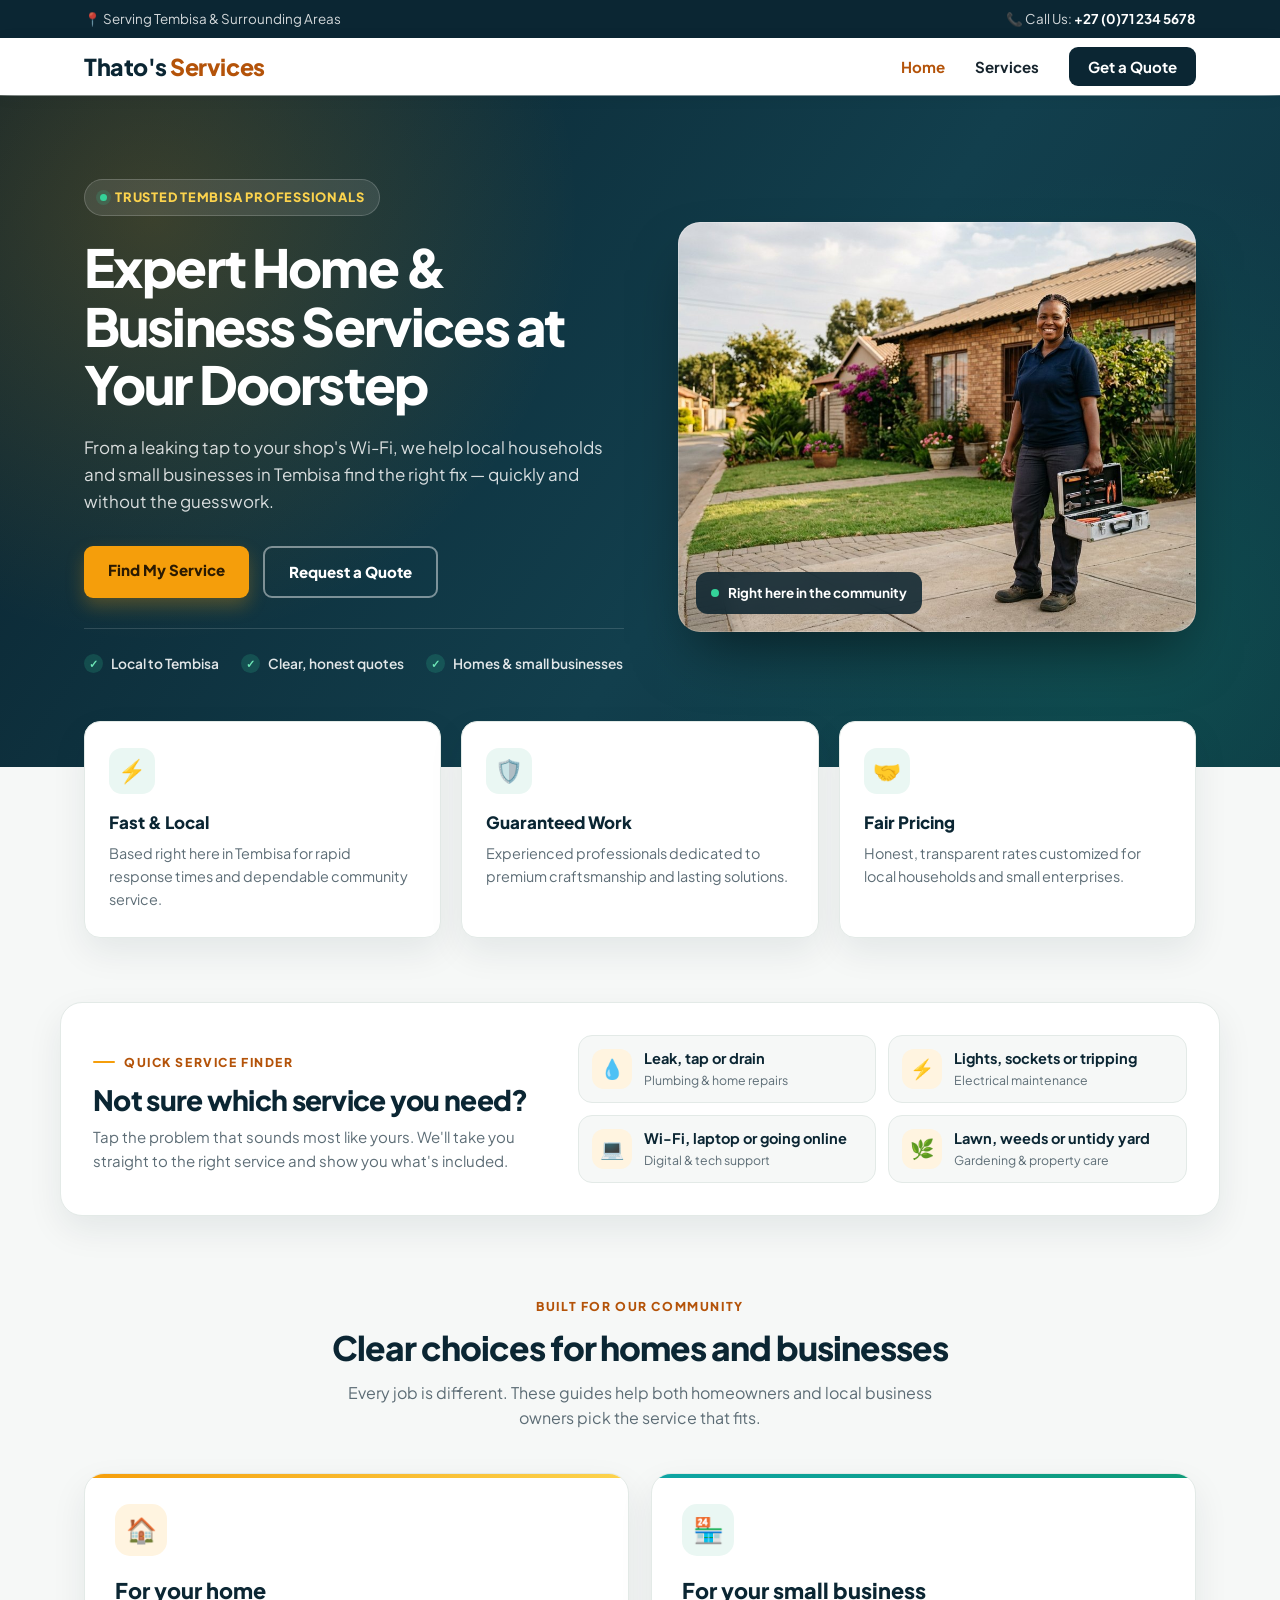
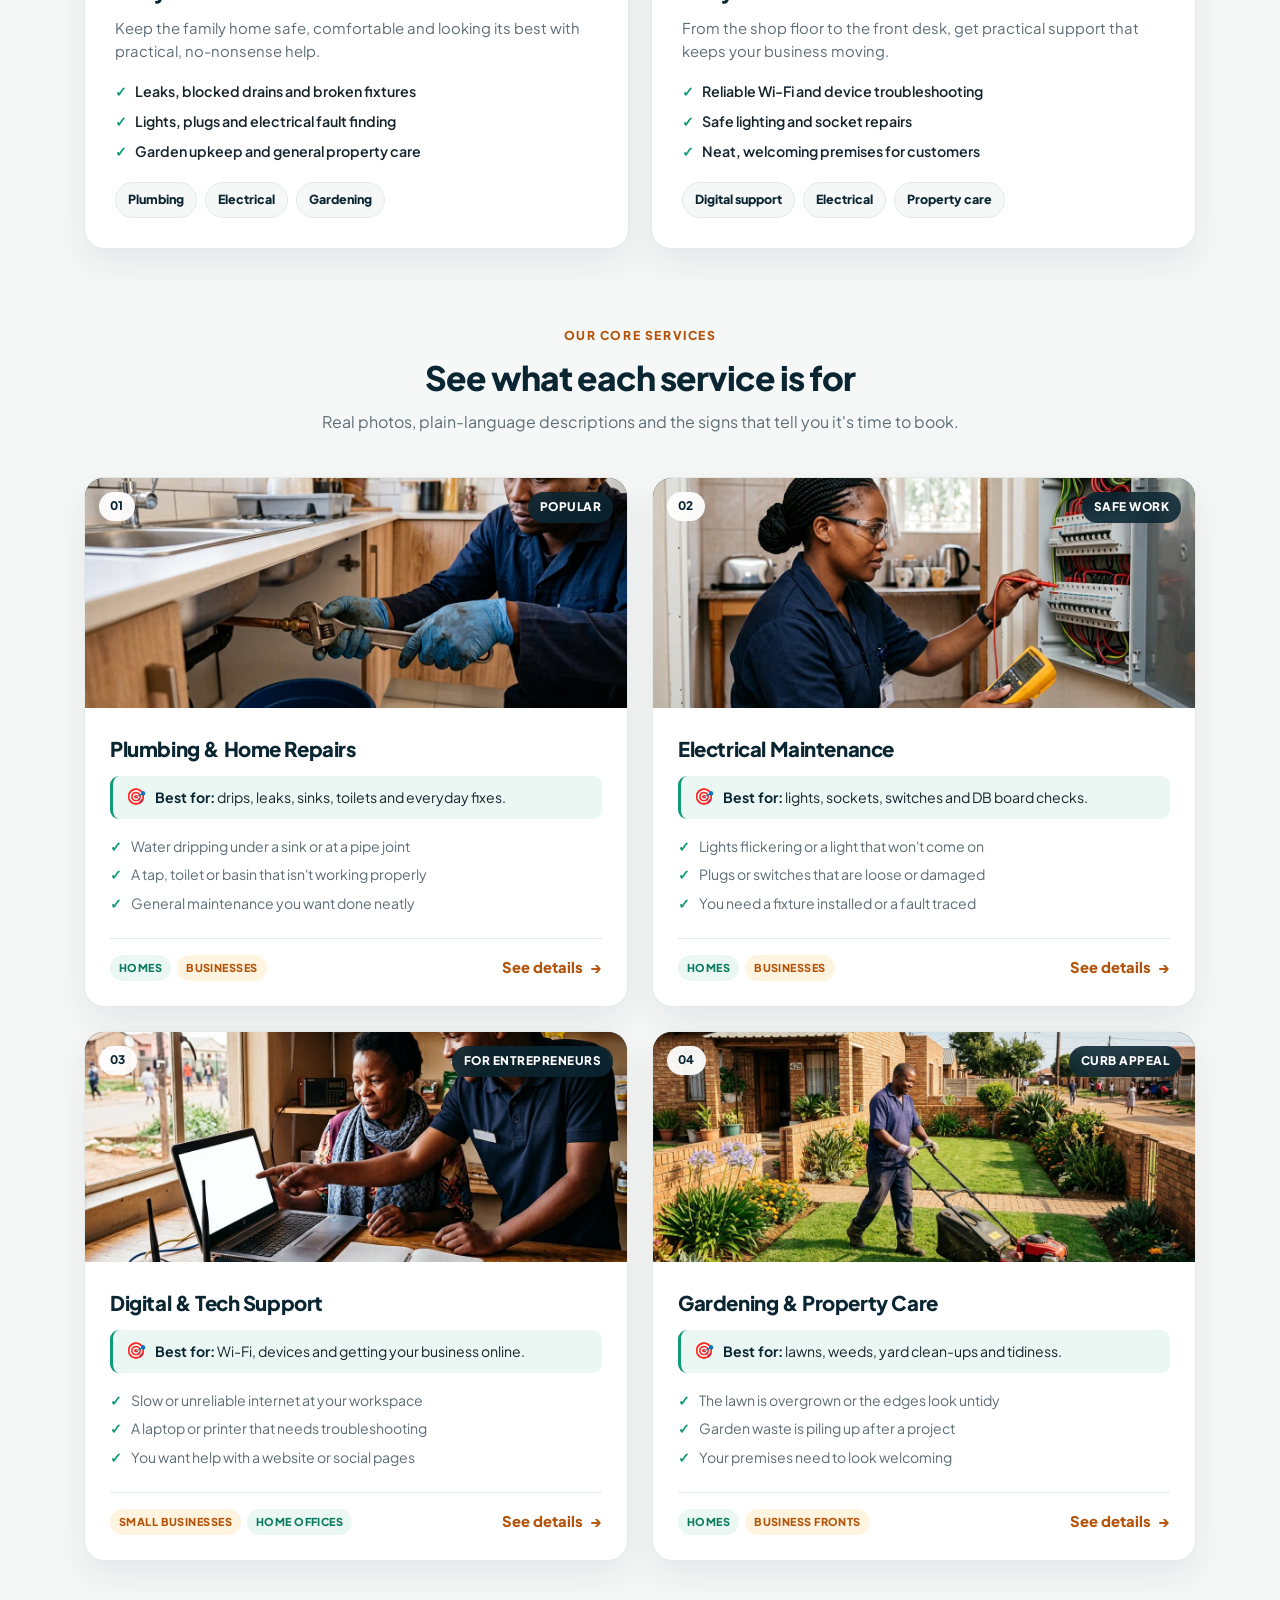
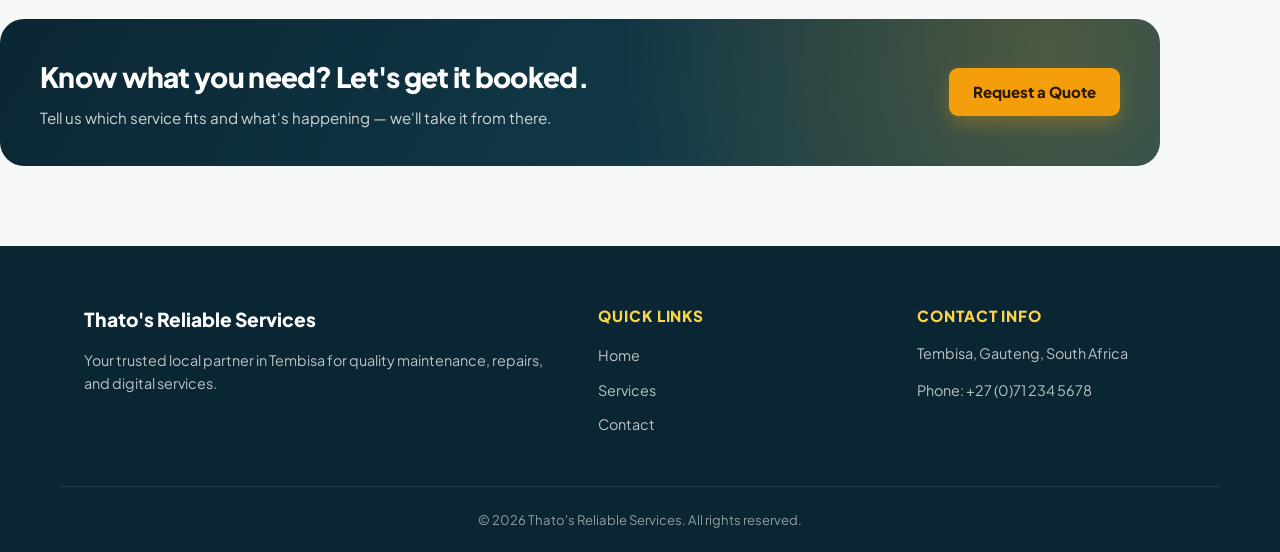
<file: tembisa-business/index.html>
<!DOCTYPE html>
<html lang="en">
<head>
    <meta charset="UTF-8">
    <meta name="viewport" content="width=device-width, initial-scale=1.0">
    <title>Thato's Reliable Services | Tembisa Home & Business Services</title>
    <meta name="description" content="Local plumbing, electrical, digital support and property care for homes and small businesses in Tembisa, Johannesburg. Find the right service in seconds.">
    <link rel="stylesheet" href="style.css">
    <link rel="preconnect" href="https://fonts.googleapis.com">
    <link rel="preconnect" href="https://fonts.gstatic.com" crossorigin>
    <link href="https://fonts.googleapis.com/css2?family=Plus+Jakarta+Sans:wght@400;500;600;700;800&display=swap" rel="stylesheet">
    <script src="script.js" defer></script>
</head>
<body>
    <!-- Top Bar -->
    <div class="top-bar">
        <div class="container top-bar-content">
            <span>📍 Serving Tembisa & Surrounding Areas</span>
            <span>📞 Call Us: <a href="tel:+27712345678">+27 (0)71 234 5678</a></span>
        </div>
    </div>

    <!-- Header / Navigation -->
    <header>
        <div class="container nav-container">
            <h1 class="logo">Thato's <span>Services</span></h1>
            <nav aria-label="Main navigation">
                <ul>
                    <li><a href="index.html" class="active">Home</a></li>
                    <li><a href="services.html">Services</a></li>
                    <li><a href="contact.html" class="btn-nav">Get a Quote</a></li>
                </ul>
            </nav>
        </div>
    </header>

    <main>
        <!-- Hero -->
        <section class="hero">
            <div class="container hero-grid">
                <div class="hero-content">
                    <span class="badge">Trusted Tembisa Professionals</span>
                    <h2>Expert Home & Business Services at Your Doorstep</h2>
                    <p>From a leaking tap to your shop's Wi-Fi, we help local households and small businesses in Tembisa find the right fix — quickly and without the guesswork.</p>
                    <div class="hero-buttons">
                        <a href="#find-my-service" class="btn btn-primary">Find My Service</a>
                        <a href="contact.html" class="btn btn-secondary">Request a Quote</a>
                    </div>
                    <div class="hero-proof">
                        <span>Local to Tembisa</span>
                        <span>Clear, honest quotes</span>
                        <span>Homes & small businesses</span>
                    </div>
                </div>
                <div class="hero-image">
                    <div class="img-frame">
                        <span class="fallback-icon" aria-hidden="true">🔧</span>
                        <img src="assets/hero-local-services.jpg" alt="A friendly local technician with a toolbox outside a home in Tembisa" fetchpriority="high">
                        <div class="photo-caption"><span aria-hidden="true"></span> Right here in the community</div>
                    </div>
                </div>
            </div>
        </section>

        <!-- Trust features -->
        <section class="features container" aria-label="Why choose us">
            <div class="card">
                <div class="card-icon">⚡</div>
                <h3>Fast & Local</h3>
                <p>Based right here in Tembisa for rapid response times and dependable community service.</p>
            </div>
            <div class="card">
                <div class="card-icon">🛡️</div>
                <h3>Guaranteed Work</h3>
                <p>Experienced professionals dedicated to premium craftsmanship and lasting solutions.</p>
            </div>
            <div class="card">
                <div class="card-icon">🤝</div>
                <h3>Fair Pricing</h3>
                <p>Honest, transparent rates customized for local households and small enterprises.</p>
            </div>
        </section>

        <!-- Quick service finder -->
        <section class="quick-finder container" id="find-my-service">
            <div class="finder-copy">
                <span class="eyebrow">Quick service finder</span>
                <h2>Not sure which service you need?</h2>
                <p>Tap the problem that sounds most like yours. We'll take you straight to the right service and show you what's included.</p>
            </div>
            <div class="finder-options">
                <button type="button" class="finder-option" data-scroll-target="service-plumbing">
                    <span class="finder-icon" aria-hidden="true">💧</span>
                    <strong>Leak, tap or drain</strong>
                    <small>Plumbing & home repairs</small>
                </button>
                <button type="button" class="finder-option" data-scroll-target="service-electrical">
                    <span class="finder-icon" aria-hidden="true">⚡</span>
                    <strong>Lights, sockets or tripping</strong>
                    <small>Electrical maintenance</small>
                </button>
                <button type="button" class="finder-option" data-scroll-target="service-digital">
                    <span class="finder-icon" aria-hidden="true">💻</span>
                    <strong>Wi-Fi, laptop or going online</strong>
                    <small>Digital & tech support</small>
                </button>
                <button type="button" class="finder-option" data-scroll-target="service-gardening">
                    <span class="finder-icon" aria-hidden="true">🌿</span>
                    <strong>Lawn, weeds or untidy yard</strong>
                    <small>Gardening & property care</small>
                </button>
            </div>
        </section>

        <!-- Who we help -->
        <section class="audience-section container">
            <div class="section-title">
                <span class="eyebrow center">Built for our community</span>
                <h2>Clear choices for homes and businesses</h2>
                <p>Every job is different. These guides help both homeowners and local business owners pick the service that fits.</p>
            </div>
            <div class="audience-grid">
                <article class="audience-card home">
                    <span class="audience-icon" aria-hidden="true">🏠</span>
                    <h3>For your home</h3>
                    <p>Keep the family home safe, comfortable and looking its best with practical, no-nonsense help.</p>
                    <ul class="audience-list">
                        <li>Leaks, blocked drains and broken fixtures</li>
                        <li>Lights, plugs and electrical fault finding</li>
                        <li>Garden upkeep and general property care</li>
                    </ul>
                    <div class="audience-links">
                        <a href="services.html#service-plumbing">Plumbing</a>
                        <a href="services.html#service-electrical">Electrical</a>
                        <a href="services.html#service-gardening">Gardening</a>
                    </div>
                </article>
                <article class="audience-card business">
                    <span class="audience-icon" aria-hidden="true">🏪</span>
                    <h3>For your small business</h3>
                    <p>From the shop floor to the front desk, get practical support that keeps your business moving.</p>
                    <ul class="audience-list">
                        <li>Reliable Wi-Fi and device troubleshooting</li>
                        <li>Safe lighting and socket repairs</li>
                        <li>Neat, welcoming premises for customers</li>
                    </ul>
                    <div class="audience-links">
                        <a href="services.html#service-digital">Digital support</a>
                        <a href="services.html#service-electrical">Electrical</a>
                        <a href="services.html#service-gardening">Property care</a>
                    </div>
                </article>
            </div>
        </section>

        <!-- Featured services -->
        <section class="preview-section container">
            <div class="section-title">
                <span class="eyebrow center">Our core services</span>
                <h2>See what each service is for</h2>
                <p>Real photos, plain-language descriptions and the signs that tell you it's time to book.</p>
            </div>
            <div class="service-grid">
                <article class="service-preview-card" id="service-plumbing">
                    <div class="img-frame">
                        <span class="fallback-icon" aria-hidden="true">🚰</span>
                        <img src="assets/service-plumbing.jpg" alt="Plumber repairing a kitchen sink pipe in a Tembisa home" loading="lazy">
                        <span class="card-number">01</span>
                        <span class="card-tag">POPULAR</span>
                    </div>
                    <div class="service-preview-body">
                        <h3>Plumbing & Home Repairs</h3>
                        <div class="best-for"><span aria-hidden="true">🎯</span><div><strong>Best for:</strong> drips, leaks, sinks, toilets and everyday fixes.</div></div>
                        <ul class="signs-list">
                            <li>Water dripping under a sink or at a pipe joint</li>
                            <li>A tap, toilet or basin that isn't working properly</li>
                            <li>General maintenance you want done neatly</li>
                        </ul>
                        <div class="card-bottom">
                            <div class="pills"><span class="pill">Homes</span><span class="pill amber">Businesses</span></div>
                            <a href="services.html#service-plumbing" class="link-arrow">See details <span aria-hidden="true">&rarr;</span></a>
                        </div>
                    </div>
                </article>

                <article class="service-preview-card" id="service-electrical">
                    <div class="img-frame">
                        <span class="fallback-icon" aria-hidden="true">⚡</span>
                        <img src="assets/service-electrical.jpg" alt="Electrician safely testing a home distribution board" loading="lazy">
                        <span class="card-number">02</span>
                        <span class="card-tag">SAFE WORK</span>
                    </div>
                    <div class="service-preview-body">
                        <h3>Electrical Maintenance</h3>
                        <div class="best-for"><span aria-hidden="true">🎯</span><div><strong>Best for:</strong> lights, sockets, switches and DB board checks.</div></div>
                        <ul class="signs-list">
                            <li>Lights flickering or a light that won't come on</li>
                            <li>Plugs or switches that are loose or damaged</li>
                            <li>You need a fixture installed or a fault traced</li>
                        </ul>
                        <div class="card-bottom">
                            <div class="pills"><span class="pill">Homes</span><span class="pill amber">Businesses</span></div>
                            <a href="services.html#service-electrical" class="link-arrow">See details <span aria-hidden="true">&rarr;</span></a>
                        </div>
                    </div>
                </article>

                <article class="service-preview-card" id="service-digital">
                    <div class="img-frame">
                        <span class="fallback-icon" aria-hidden="true">💻</span>
                        <img src="assets/service-digital.jpg" alt="Technician helping a local business owner set up a laptop and Wi-Fi router" loading="lazy">
                        <span class="card-number">03</span>
                        <span class="card-tag">FOR ENTREPRENEURS</span>
                    </div>
                    <div class="service-preview-body">
                        <h3>Digital & Tech Support</h3>
                        <div class="best-for"><span aria-hidden="true">🎯</span><div><strong>Best for:</strong> Wi-Fi, devices and getting your business online.</div></div>
                        <ul class="signs-list">
                            <li>Slow or unreliable internet at your workspace</li>
                            <li>A laptop or printer that needs troubleshooting</li>
                            <li>You want help with a website or social pages</li>
                        </ul>
                        <div class="card-bottom">
                            <div class="pills"><span class="pill amber">Small businesses</span><span class="pill">Home offices</span></div>
                            <a href="services.html#service-digital" class="link-arrow">See details <span aria-hidden="true">&rarr;</span></a>
                        </div>
                    </div>
                </article>

                <article class="service-preview-card" id="service-gardening">
                    <div class="img-frame">
                        <span class="fallback-icon" aria-hidden="true">🌿</span>
                        <img src="assets/service-gardening.jpg" alt="Gardener mowing a neat front lawn at a Tembisa home" loading="lazy">
                        <span class="card-number">04</span>
                        <span class="card-tag">CURB APPEAL</span>
                    </div>
                    <div class="service-preview-body">
                        <h3>Gardening & Property Care</h3>
                        <div class="best-for"><span aria-hidden="true">🎯</span><div><strong>Best for:</strong> lawns, weeds, yard clean-ups and tidiness.</div></div>
                        <ul class="signs-list">
                            <li>The lawn is overgrown or the edges look untidy</li>
                            <li>Garden waste is piling up after a project</li>
                            <li>Your premises need to look welcoming</li>
                        </ul>
                        <div class="card-bottom">
                            <div class="pills"><span class="pill">Homes</span><span class="pill amber">Business fronts</span></div>
                            <a href="services.html#service-gardening" class="link-arrow">See details <span aria-hidden="true">&rarr;</span></a>
                        </div>
                    </div>
                </article>
            </div>
        </section>

        <section class="cta-band container">
            <div>
                <h2>Know what you need? Let's get it booked.</h2>
                <p>Tell us which service fits and what's happening — we'll take it from there.</p>
            </div>
            <a href="contact.html" class="btn btn-primary">Request a Quote</a>
        </section>
    </main>

    <!-- Footer -->
    <footer>
        <div class="container footer-content">
            <div>
                <h3>Thato's Reliable Services</h3>
                <p>Your trusted local partner in Tembisa for quality maintenance, repairs, and digital services.</p>
            </div>
            <div>
                <h4>Quick Links</h4>
                <ul>
                    <li><a href="index.html">Home</a></li>
                    <li><a href="services.html">Services</a></li>
                    <li><a href="contact.html">Contact</a></li>
                </ul>
            </div>
            <div>
                <h4>Contact Info</h4>
                <p>Tembisa, Gauteng, South Africa</p>
                <p>Phone: <a href="tel:+27712345678">+27 (0)71 234 5678</a></p>
            </div>
        </div>
        <div class="sub-footer">
            <p>&copy; 2026 Thato's Reliable Services. All rights reserved.</p>
        </div>
    </footer>
</body>
</html>
</file>
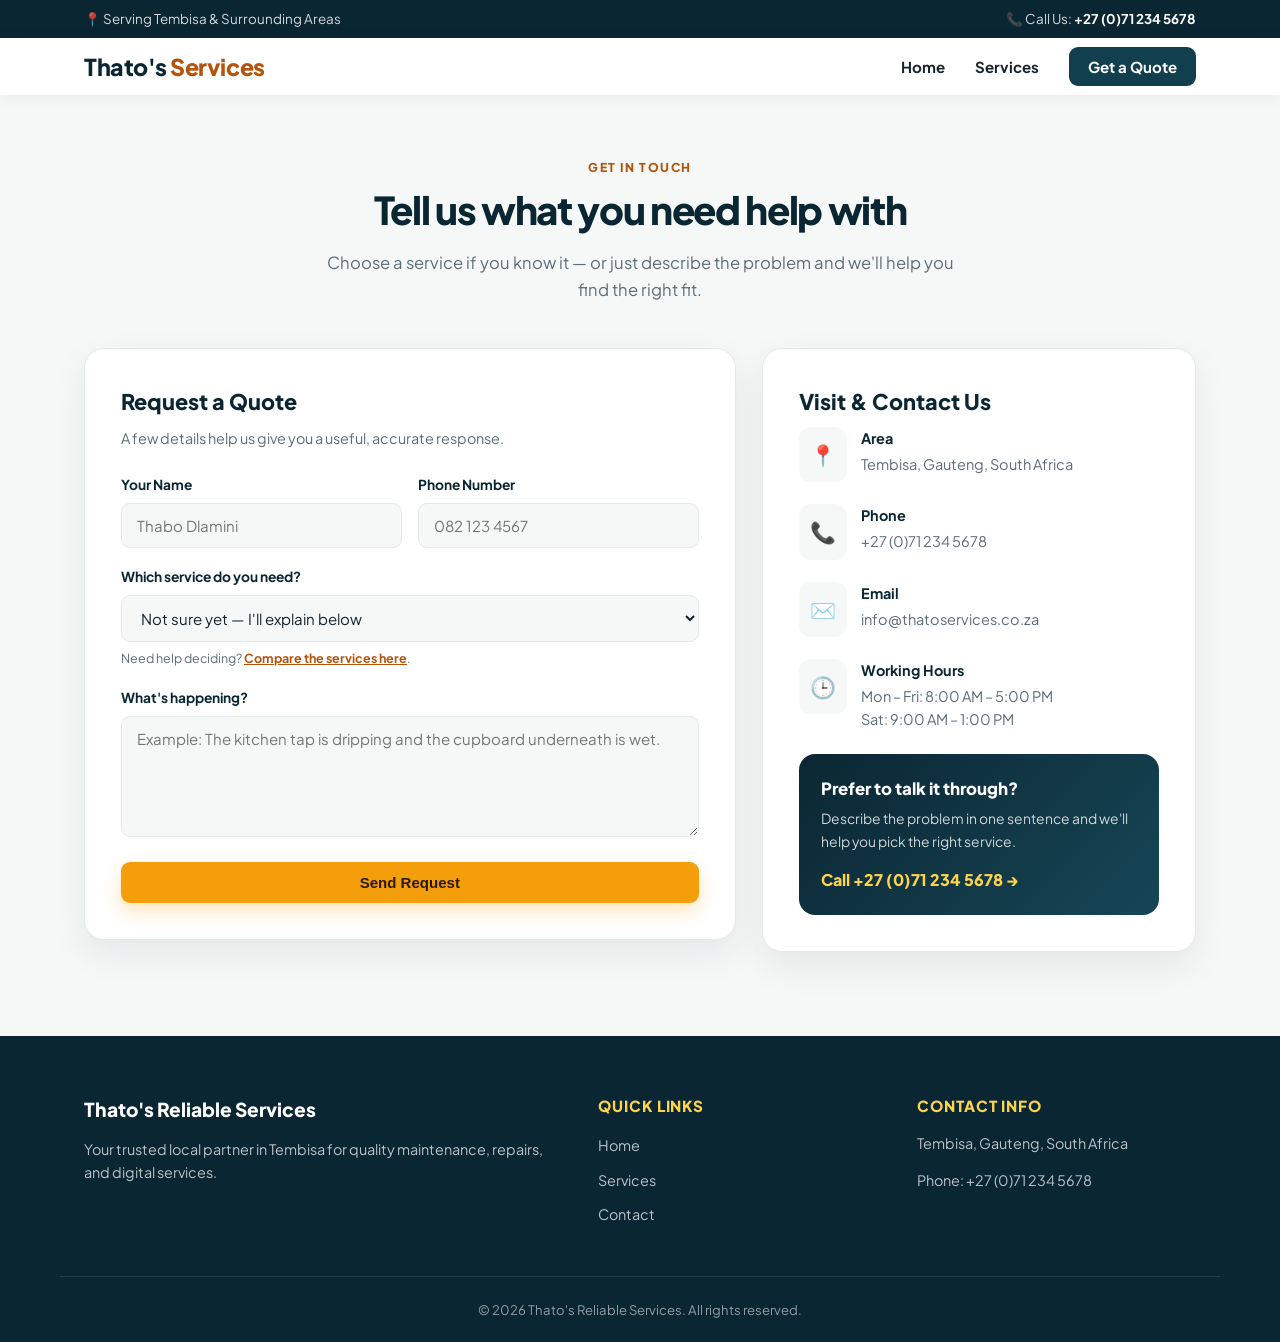
<file: tembisa-business/contact.html>
<!DOCTYPE html>
<html lang="en">
<head>
    <meta charset="UTF-8">
    <meta name="viewport" content="width=device-width, initial-scale=1.0">
    <title>Contact & Get a Quote | Thato's Reliable Services</title>
    <meta name="description" content="Request a quote for plumbing, electrical, digital support or property care in Tembisa. Tell us what you need and we'll help you choose.">
    <link rel="stylesheet" href="style.css">
    <link rel="preconnect" href="https://fonts.googleapis.com">
    <link rel="preconnect" href="https://fonts.gstatic.com" crossorigin>
    <link href="https://fonts.googleapis.com/css2?family=Plus+Jakarta+Sans:wght@400;500;600;700;800&display=swap" rel="stylesheet">
    <script src="script.js" defer></script>
</head>
<body>
    <!-- Top Bar -->
    <div class="top-bar">
        <div class="container top-bar-content">
            <span>📍 Serving Tembisa & Surrounding Areas</span>
            <span>📞 Call Us: <a href="tel:+27712345678">+27 (0)71 234 5678</a></span>
        </div>
    </div>

    <!-- Header / Navigation -->
    <header>
        <div class="container nav-container">
            <h1 class="logo">Thato's <span>Services</span></h1>
            <nav aria-label="Main navigation">
                <ul>
                    <li><a href="index.html">Home</a></li>
                    <li><a href="services.html">Services</a></li>
                    <li><a href="contact.html" class="btn-nav active">Get a Quote</a></li>
                </ul>
            </nav>
        </div>
    </header>

    <main class="container">
        <section class="contact-page">
            <div class="contact-intro">
                <span class="eyebrow center">Get in touch</span>
                <h2>Tell us what you need help with</h2>
                <p>Choose a service if you know it — or just describe the problem and we'll help you find the right fit.</p>
            </div>

            <div class="contact-grid">
                <!-- Contact Form -->
                <div class="contact-card">
                    <h3>Request a Quote</h3>
                    <p class="form-intro">A few details help us give you a useful, accurate response.</p>
                    <form class="contact-form" id="quote-form" novalidate>
                        <div class="form-row">
                            <div class="form-group">
                                <label for="name">Your Name</label>
                                <input type="text" id="name" name="name" required placeholder="Thabo Dlamini">
                            </div>
                            <div class="form-group">
                                <label for="phone">Phone Number</label>
                                <input type="tel" id="phone" name="phone" required placeholder="082 123 4567">
                            </div>
                        </div>
                        <div class="form-group">
                            <label for="service">Which service do you need?</label>
                            <select id="service" name="service">
                                <option value="unsure" selected>Not sure yet — I'll explain below</option>
                                <option value="plumbing">Plumbing & Home Repairs</option>
                                <option value="electrical">Electrical Maintenance & Wiring</option>
                                <option value="digital">Digital Support & Setup</option>
                                <option value="gardening">Gardening & Property Care</option>
                                <option value="multiple">More than one service</option>
                            </select>
                            <span class="form-hint">Need help deciding? <a href="services.html#compare">Compare the services here</a>.</span>
                        </div>
                        <p class="form-hint" id="selected-service-note" role="status" hidden></p>
                        <div class="form-group">
                            <label for="message">What's happening?</label>
                            <textarea id="message" name="message" rows="5" required placeholder="Example: The kitchen tap is dripping and the cupboard underneath is wet."></textarea>
                        </div>
                        <button type="submit" class="btn btn-primary btn-full">Send Request</button>
                        <p class="form-status" id="form-status" role="status" hidden></p>
                    </form>
                </div>

                <!-- Contact Details -->
                <aside class="contact-info">
                    <h3>Visit & Contact Us</h3>
                    <div class="info-item">
                        <span class="info-icon" aria-hidden="true">📍</span>
                        <div>
                            <strong>Area</strong>
                            <p>Tembisa, Gauteng, South Africa</p>
                        </div>
                    </div>
                    <div class="info-item">
                        <span class="info-icon" aria-hidden="true">📞</span>
                        <div>
                            <strong>Phone</strong>
                            <p><a href="tel:+27712345678">+27 (0)71 234 5678</a></p>
                        </div>
                    </div>
                    <div class="info-item">
                        <span class="info-icon" aria-hidden="true">✉️</span>
                        <div>
                            <strong>Email</strong>
                            <p><a href="mailto:info@thatoservices.co.za">info@thatoservices.co.za</a></p>
                        </div>
                    </div>
                    <div class="info-item">
                        <span class="info-icon" aria-hidden="true">🕒</span>
                        <div>
                            <strong>Working Hours</strong>
                            <p>Mon – Fri: 8:00 AM – 5:00 PM<br>Sat: 9:00 AM – 1:00 PM</p>
                        </div>
                    </div>
                    <div class="help-callout">
                        <h4>Prefer to talk it through?</h4>
                        <p>Describe the problem in one sentence and we'll help you pick the right service.</p>
                        <a href="tel:+27712345678">Call +27 (0)71 234 5678 &rarr;</a>
                    </div>
                </aside>
            </div>
        </section>
    </main>

    <!-- Footer -->
    <footer>
        <div class="container footer-content">
            <div>
                <h3>Thato's Reliable Services</h3>
                <p>Your trusted local partner in Tembisa for quality maintenance, repairs, and digital services.</p>
            </div>
            <div>
                <h4>Quick Links</h4>
                <ul>
                    <li><a href="index.html">Home</a></li>
                    <li><a href="services.html">Services</a></li>
                    <li><a href="contact.html">Contact</a></li>
                </ul>
            </div>
            <div>
                <h4>Contact Info</h4>
                <p>Tembisa, Gauteng, South Africa</p>
                <p>Phone: <a href="tel:+27712345678">+27 (0)71 234 5678</a></p>
            </div>
        </div>
        <div class="sub-footer">
            <p>&copy; 2026 Thato's Reliable Services. All rights reserved.</p>
        </div>
    </footer>
</body>
</html>
</file>
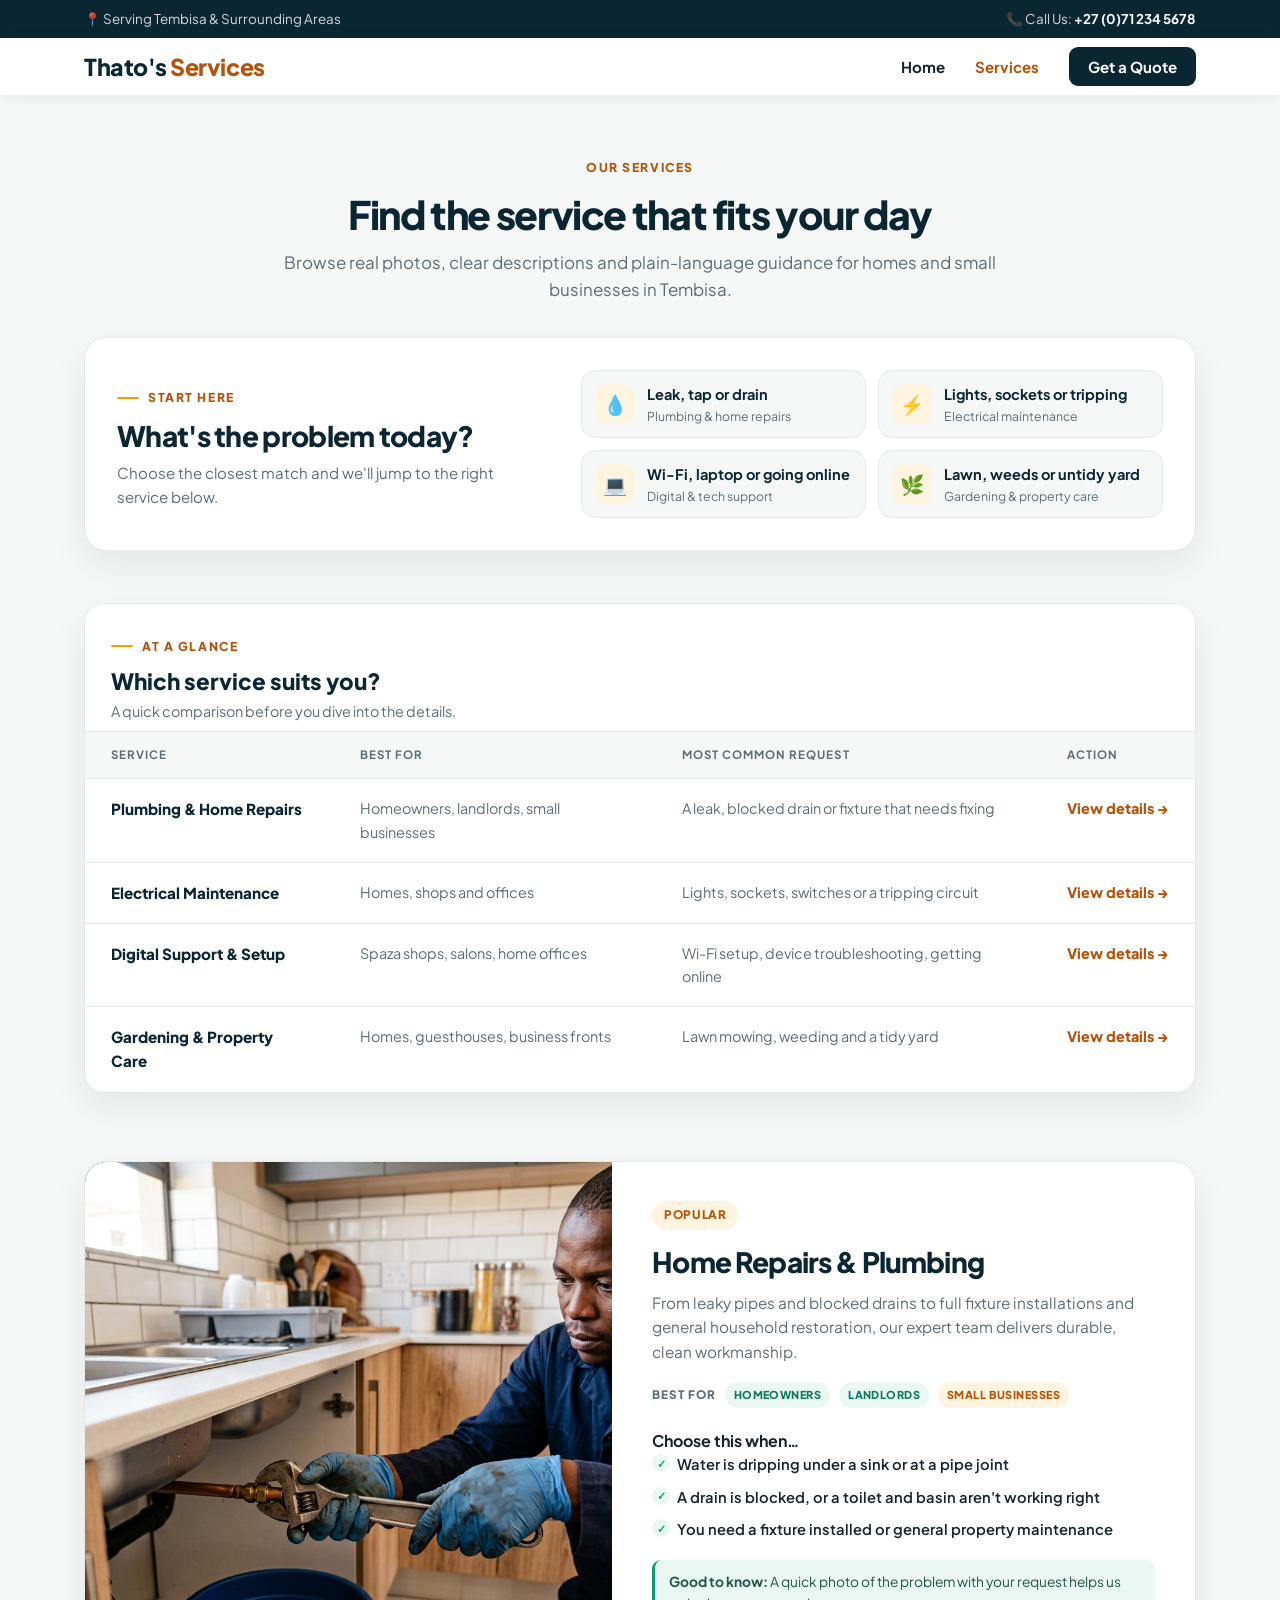
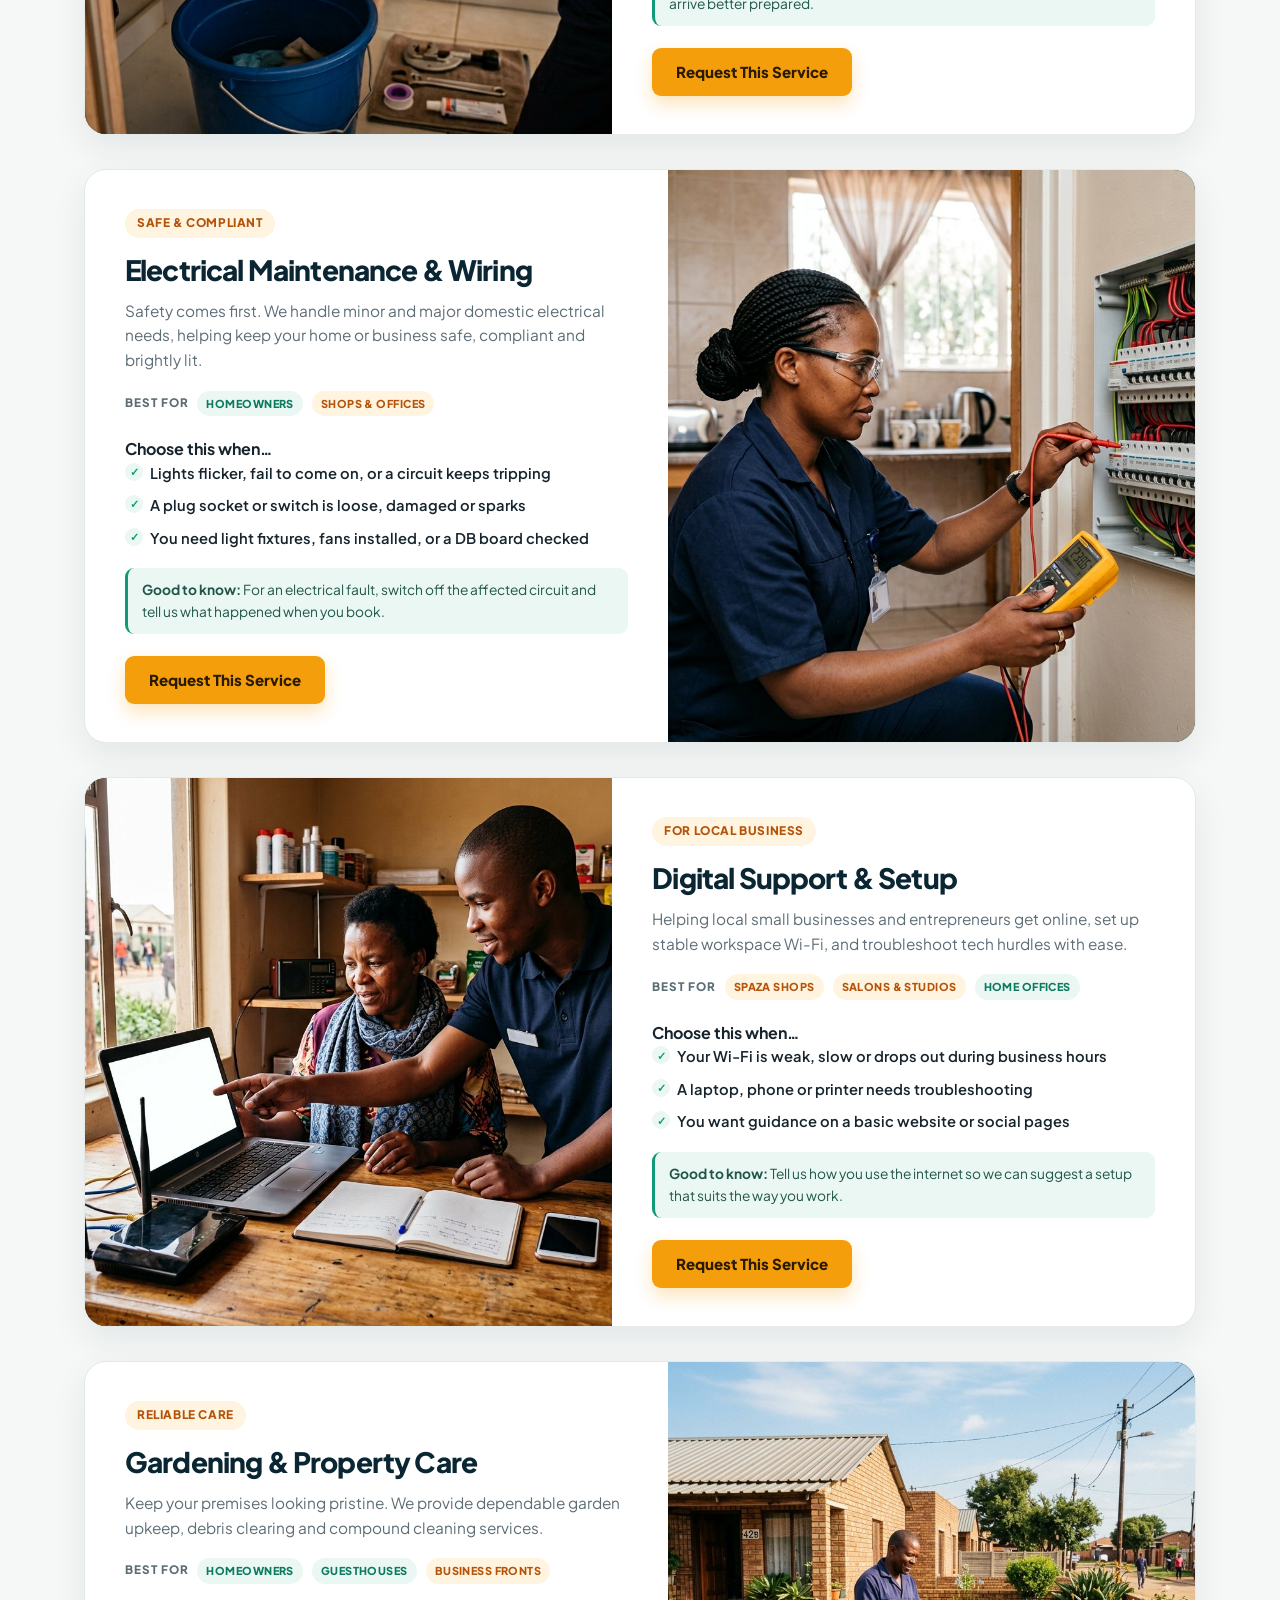
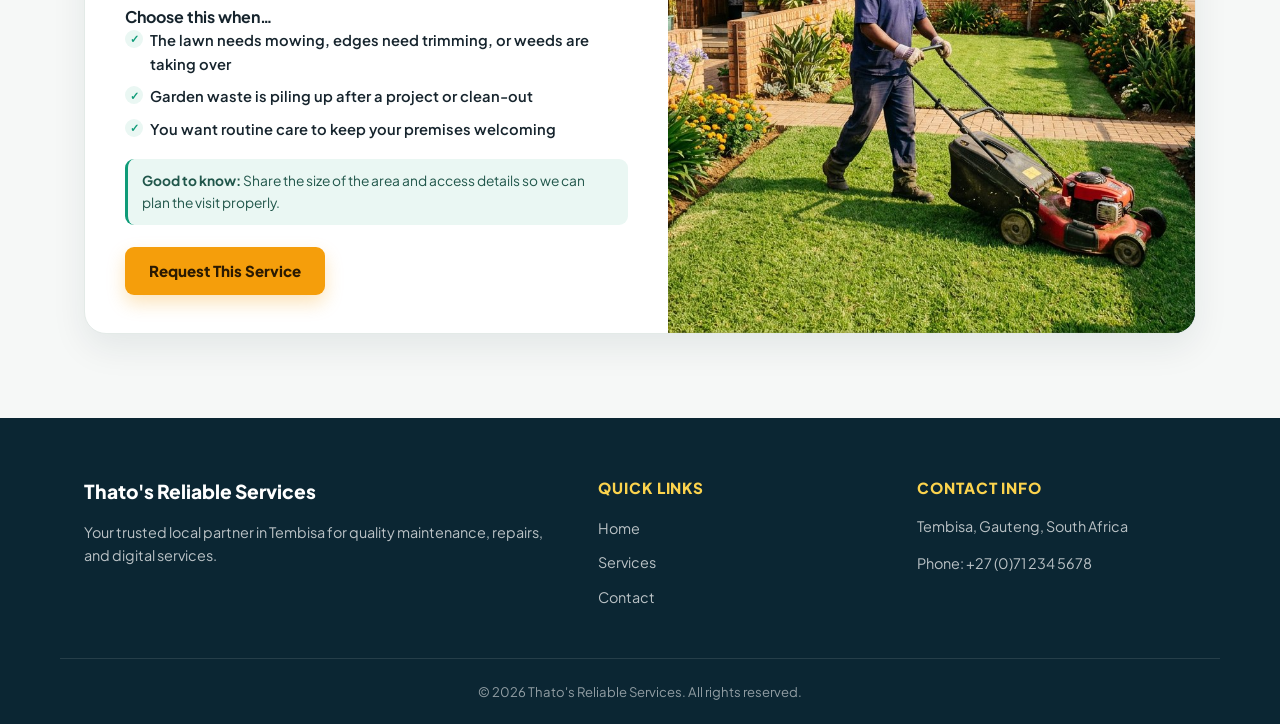
<file: tembisa-business/services.html>
<!DOCTYPE html>
<html lang="en">
<head>
    <meta charset="UTF-8">
    <meta name="viewport" content="width=device-width, initial-scale=1.0">
    <title>Our Services | Thato's Reliable Services, Tembisa</title>
    <meta name="description" content="Compare plumbing, electrical, digital support and property care services for homes and small businesses in Tembisa. See what suits you, then request a quote.">
    <link rel="stylesheet" href="style.css">
    <link rel="preconnect" href="https://fonts.googleapis.com">
    <link rel="preconnect" href="https://fonts.gstatic.com" crossorigin>
    <link href="https://fonts.googleapis.com/css2?family=Plus+Jakarta+Sans:wght@400;500;600;700;800&display=swap" rel="stylesheet">
    <script src="script.js" defer></script>
</head>
<body class="services-page">
    <!-- Top Bar -->
    <div class="top-bar">
        <div class="container top-bar-content">
            <span>📍 Serving Tembisa & Surrounding Areas</span>
            <span>📞 Call Us: <a href="tel:+27712345678">+27 (0)71 234 5678</a></span>
        </div>
    </div>

    <!-- Header / Navigation -->
    <header>
        <div class="container nav-container">
            <h1 class="logo">Thato's <span>Services</span></h1>
            <nav aria-label="Main navigation">
                <ul>
                    <li><a href="index.html">Home</a></li>
                    <li><a href="services.html" class="active">Services</a></li>
                    <li><a href="contact.html" class="btn-nav">Get a Quote</a></li>
                </ul>
            </nav>
        </div>
    </header>

    <main class="container">
        <section class="page-header">
            <span class="eyebrow center">Our services</span>
            <h2>Find the service that fits your day</h2>
            <p>Browse real photos, clear descriptions and plain-language guidance for homes and small businesses in Tembisa.</p>
        </section>

        <!-- Quick service finder -->
        <section class="quick-finder" id="find-my-service" aria-label="Quick service finder">
            <div class="finder-copy">
                <span class="eyebrow">Start here</span>
                <h2>What's the problem today?</h2>
                <p>Choose the closest match and we'll jump to the right service below.</p>
            </div>
            <div class="finder-options">
                <button type="button" class="finder-option" data-scroll-target="service-plumbing">
                    <span class="finder-icon" aria-hidden="true">💧</span>
                    <strong>Leak, tap or drain</strong>
                    <small>Plumbing & home repairs</small>
                </button>
                <button type="button" class="finder-option" data-scroll-target="service-electrical">
                    <span class="finder-icon" aria-hidden="true">⚡</span>
                    <strong>Lights, sockets or tripping</strong>
                    <small>Electrical maintenance</small>
                </button>
                <button type="button" class="finder-option" data-scroll-target="service-digital">
                    <span class="finder-icon" aria-hidden="true">💻</span>
                    <strong>Wi-Fi, laptop or going online</strong>
                    <small>Digital & tech support</small>
                </button>
                <button type="button" class="finder-option" data-scroll-target="service-gardening">
                    <span class="finder-icon" aria-hidden="true">🌿</span>
                    <strong>Lawn, weeds or untidy yard</strong>
                    <small>Gardening & property care</small>
                </button>
            </div>
        </section>

        <!-- Compare table -->
        <section class="compare-wrap" id="compare">
            <div class="compare-heading">
                <span class="eyebrow">At a glance</span>
                <h2>Which service suits you?</h2>
                <p>A quick comparison before you dive into the details.</p>
            </div>
            <table class="compare-table">
                <thead>
                    <tr>
                        <th scope="col">Service</th>
                        <th scope="col">Best for</th>
                        <th scope="col">Most common request</th>
                        <th scope="col">Action</th>
                    </tr>
                </thead>
                <tbody>
                    <tr>
                        <td data-label="Service">Plumbing & Home Repairs</td>
                        <td data-label="Best for">Homeowners, landlords, small businesses</td>
                        <td data-label="Most common request">A leak, blocked drain or fixture that needs fixing</td>
                        <td data-label="Action"><a href="#service-plumbing">View details &rarr;</a></td>
                    </tr>
                    <tr>
                        <td data-label="Service">Electrical Maintenance</td>
                        <td data-label="Best for">Homes, shops and offices</td>
                        <td data-label="Most common request">Lights, sockets, switches or a tripping circuit</td>
                        <td data-label="Action"><a href="#service-electrical">View details &rarr;</a></td>
                    </tr>
                    <tr>
                        <td data-label="Service">Digital Support & Setup</td>
                        <td data-label="Best for">Spaza shops, salons, home offices</td>
                        <td data-label="Most common request">Wi-Fi setup, device troubleshooting, getting online</td>
                        <td data-label="Action"><a href="#service-digital">View details &rarr;</a></td>
                    </tr>
                    <tr>
                        <td data-label="Service">Gardening & Property Care</td>
                        <td data-label="Best for">Homes, guesthouses, business fronts</td>
                        <td data-label="Most common request">Lawn mowing, weeding and a tidy yard</td>
                        <td data-label="Action"><a href="#service-gardening">View details &rarr;</a></td>
                    </tr>
                </tbody>
            </table>
        </section>

        <div class="services-list-container">
            <!-- Service 1 -->
            <article class="service-row" id="service-plumbing">
                <div class="service-img">
                    <div class="img-frame">
                        <span class="fallback-icon" aria-hidden="true">🚰</span>
                        <img src="assets/service-plumbing.jpg" alt="Plumber repairing a kitchen sink pipe in a Tembisa home" loading="lazy">
                    </div>
                </div>
                <div class="service-desc">
                    <span class="service-tag">Popular</span>
                    <h3>Home Repairs & Plumbing</h3>
                    <p class="service-lead">From leaky pipes and blocked drains to full fixture installations and general household restoration, our expert team delivers durable, clean workmanship.</p>
                    <div class="fit-row">
                        <span class="fit-label">Best for</span>
                        <span class="pill">Homeowners</span>
                        <span class="pill">Landlords</span>
                        <span class="pill amber">Small businesses</span>
                    </div>
                    <h4>Choose this when…</h4>
                    <ul class="check-list">
                        <li>Water is dripping under a sink or at a pipe joint</li>
                        <li>A drain is blocked, or a toilet and basin aren't working right</li>
                        <li>You need a fixture installed or general property maintenance</li>
                    </ul>
                    <div class="service-note"><strong>Good to know:</strong> A quick photo of the problem with your request helps us arrive better prepared.</div>
                    <a href="contact.html?service=plumbing" class="btn btn-primary">Request This Service</a>
                </div>
            </article>

            <!-- Service 2 -->
            <article class="service-row reverse" id="service-electrical">
                <div class="service-img">
                    <div class="img-frame">
                        <span class="fallback-icon" aria-hidden="true">⚡</span>
                        <img src="assets/service-electrical.jpg" alt="Electrician safely testing a home distribution board" loading="lazy">
                    </div>
                </div>
                <div class="service-desc">
                    <span class="service-tag">Safe & compliant</span>
                    <h3>Electrical Maintenance & Wiring</h3>
                    <p class="service-lead">Safety comes first. We handle minor and major domestic electrical needs, helping keep your home or business safe, compliant and brightly lit.</p>
                    <div class="fit-row">
                        <span class="fit-label">Best for</span>
                        <span class="pill">Homeowners</span>
                        <span class="pill amber">Shops & offices</span>
                    </div>
                    <h4>Choose this when…</h4>
                    <ul class="check-list">
                        <li>Lights flicker, fail to come on, or a circuit keeps tripping</li>
                        <li>A plug socket or switch is loose, damaged or sparks</li>
                        <li>You need light fixtures, fans installed, or a DB board checked</li>
                    </ul>
                    <div class="service-note"><strong>Good to know:</strong> For an electrical fault, switch off the affected circuit and tell us what happened when you book.</div>
                    <a href="contact.html?service=electrical" class="btn btn-primary">Request This Service</a>
                </div>
            </article>

            <!-- Service 3 -->
            <article class="service-row" id="service-digital">
                <div class="service-img">
                    <div class="img-frame">
                        <span class="fallback-icon" aria-hidden="true">💻</span>
                        <img src="assets/service-digital.jpg" alt="Technician helping a local business owner set up a laptop and Wi-Fi router" loading="lazy">
                    </div>
                </div>
                <div class="service-desc">
                    <span class="service-tag">For local business</span>
                    <h3>Digital Support & Setup</h3>
                    <p class="service-lead">Helping local small businesses and entrepreneurs get online, set up stable workspace Wi-Fi, and troubleshoot tech hurdles with ease.</p>
                    <div class="fit-row">
                        <span class="fit-label">Best for</span>
                        <span class="pill amber">Spaza shops</span>
                        <span class="pill amber">Salons & studios</span>
                        <span class="pill">Home offices</span>
                    </div>
                    <h4>Choose this when…</h4>
                    <ul class="check-list">
                        <li>Your Wi-Fi is weak, slow or drops out during business hours</li>
                        <li>A laptop, phone or printer needs troubleshooting</li>
                        <li>You want guidance on a basic website or social pages</li>
                    </ul>
                    <div class="service-note"><strong>Good to know:</strong> Tell us how you use the internet so we can suggest a setup that suits the way you work.</div>
                    <a href="contact.html?service=digital" class="btn btn-primary">Request This Service</a>
                </div>
            </article>

            <!-- Service 4 -->
            <article class="service-row reverse" id="service-gardening">
                <div class="service-img">
                    <div class="img-frame">
                        <span class="fallback-icon" aria-hidden="true">🌿</span>
                        <img src="assets/service-gardening.jpg" alt="Gardener mowing a neat front lawn at a Tembisa home" loading="lazy">
                    </div>
                </div>
                <div class="service-desc">
                    <span class="service-tag">Reliable care</span>
                    <h3>Gardening & Property Care</h3>
                    <p class="service-lead">Keep your premises looking pristine. We provide dependable garden upkeep, debris clearing and compound cleaning services.</p>
                    <div class="fit-row">
                        <span class="fit-label">Best for</span>
                        <span class="pill">Homeowners</span>
                        <span class="pill">Guesthouses</span>
                        <span class="pill amber">Business fronts</span>
                    </div>
                    <h4>Choose this when…</h4>
                    <ul class="check-list">
                        <li>The lawn needs mowing, edges need trimming, or weeds are taking over</li>
                        <li>Garden waste is piling up after a project or clean-out</li>
                        <li>You want routine care to keep your premises welcoming</li>
                    </ul>
                    <div class="service-note"><strong>Good to know:</strong> Share the size of the area and access details so we can plan the visit properly.</div>
                    <a href="contact.html?service=gardening" class="btn btn-primary">Request This Service</a>
                </div>
            </article>
        </div>
    </main>

    <!-- Footer -->
    <footer>
        <div class="container footer-content">
            <div>
                <h3>Thato's Reliable Services</h3>
                <p>Your trusted local partner in Tembisa for quality maintenance, repairs, and digital services.</p>
            </div>
            <div>
                <h4>Quick Links</h4>
                <ul>
                    <li><a href="index.html">Home</a></li>
                    <li><a href="services.html">Services</a></li>
                    <li><a href="contact.html">Contact</a></li>
                </ul>
            </div>
            <div>
                <h4>Contact Info</h4>
                <p>Tembisa, Gauteng, South Africa</p>
                <p>Phone: <a href="tel:+27712345678">+27 (0)71 234 5678</a></p>
            </div>
        </div>
        <div class="sub-footer">
            <p>&copy; 2026 Thato's Reliable Services. All rights reserved.</p>
        </div>
    </footer>
</body>
</html>
</file>
<file: tembisa-business/style.css>
/* Thato's Reliable Services — polished, service-first styling */

:root {
    --primary: #0b2633;
    --primary-2: #123f4d;
    --accent: #f59e0b;
    --accent-dark: #b45309;
    --green: #0f9b78;
    --green-soft: #eaf7f3;
    --text-dark: #16242d;
    --text-muted: #5d6d76;
    --bg-light: #f6f8f7;
    --white: #ffffff;
    --border: #e3eae7;
    --shadow: 0 14px 35px rgba(11, 38, 51, 0.08);
}

* {
    margin: 0;
    padding: 0;
    box-sizing: border-box;
}

html {
    scroll-behavior: smooth;
}

body {
    font-family: 'Plus Jakarta Sans', sans-serif;
    color: var(--text-dark);
    background-color: var(--bg-light);
    line-height: 1.6;
    -webkit-font-smoothing: antialiased;
}

img {
    display: block;
    max-width: 100%;
}

a {
    color: inherit;
}

[id] {
    scroll-margin-top: 110px;
}

:focus-visible {
    outline: 3px solid rgba(245, 158, 11, 0.55);
    outline-offset: 3px;
}

.container {
    max-width: 1160px;
    margin: 0 auto;
    padding: 0 24px;
}

.eyebrow {
    display: inline-flex;
    align-items: center;
    gap: 9px;
    font-size: 0.76rem;
    font-weight: 800;
    letter-spacing: 0.13em;
    text-transform: uppercase;
    color: var(--accent-dark);
}

.eyebrow::before {
    content: '';
    width: 22px;
    height: 2px;
    border-radius: 2px;
    background: var(--accent);
}

.eyebrow.center::before {
    display: none;
}

/* Top bar */
.top-bar {
    background-color: var(--primary);
    color: rgba(255, 255, 255, 0.82);
    font-size: 0.84rem;
    padding: 8px 0;
}

.top-bar-content {
    display: flex;
    justify-content: space-between;
    align-items: center;
    gap: 16px;
}

.top-bar a {
    color: var(--white);
    text-decoration: none;
    font-weight: 700;
}

/* Header */
header {
    background-color: rgba(255, 255, 255, 0.96);
    backdrop-filter: blur(10px);
    box-shadow: 0 2px 14px rgba(11, 38, 51, 0.07);
    position: sticky;
    top: 0;
    z-index: 100;
}

.nav-container {
    display: flex;
    justify-content: space-between;
    align-items: center;
    padding: 15px 24px;
}

.logo {
    font-size: 1.45rem;
    font-weight: 800;
    line-height: 1.2;
    color: var(--primary);
    letter-spacing: -0.02em;
}

.logo span {
    color: var(--accent-dark);
}

nav ul {
    list-style: none;
    display: flex;
    align-items: center;
    gap: 30px;
}

nav a {
    color: var(--text-dark);
    text-decoration: none;
    font-weight: 700;
    font-size: 0.94rem;
    transition: color 0.2s, background-color 0.2s;
}

nav a:hover,
nav a.active {
    color: var(--accent-dark);
}

/* Buttons */
.btn {
    display: inline-block;
    padding: 12px 24px;
    font-weight: 800;
    border-radius: 9px;
    text-decoration: none;
    transition: transform 0.2s ease, background-color 0.2s ease, box-shadow 0.2s ease;
    cursor: pointer;
    border: none;
    font-size: 0.94rem;
    text-align: center;
}

.btn-primary {
    background-color: var(--accent);
    color: #2b1a02;
    box-shadow: 0 8px 18px rgba(245, 158, 11, 0.28);
}

.btn-primary:hover {
    background-color: #fbbf24;
    transform: translateY(-2px);
}

.btn-secondary {
    background-color: transparent;
    color: var(--white);
    border: 2px solid rgba(255, 255, 255, 0.45);
}

.btn-secondary:hover {
    border-color: var(--white);
    background-color: rgba(255, 255, 255, 0.12);
    transform: translateY(-2px);
}

.btn-dark {
    background-color: var(--primary);
    color: var(--white);
}

.btn-dark:hover {
    background-color: var(--primary-2);
    transform: translateY(-2px);
}

.btn-nav {
    background-color: var(--primary);
    color: var(--white) !important;
    padding: 10px 19px;
    border-radius: 9px;
}

.btn-nav:hover,
.btn-nav.active {
    background-color: var(--primary-2);
    color: var(--white) !important;
}

.btn-full {
    width: 100%;
}

.link-arrow {
    color: var(--accent-dark);
    font-weight: 800;
    text-decoration: none;
    font-size: 0.92rem;
    display: inline-flex;
    align-items: center;
    gap: 7px;
}

.link-arrow:hover {
    text-decoration: underline;
}

/* Shared image frame */
.img-frame {
    position: relative;
    width: 100%;
    height: 100%;
    min-height: 240px;
    border-radius: inherit;
    overflow: hidden;
    background: linear-gradient(135deg, var(--primary), var(--primary-2));
}

.img-frame .fallback-icon {
    position: absolute;
    inset: 0;
    display: flex;
    align-items: center;
    justify-content: center;
    font-size: 4rem;
}

.img-frame img {
    position: absolute;
    inset: 0;
    width: 100%;
    height: 100%;
    object-fit: cover;
    transition: transform 0.6s ease;
}

.service-preview-card:hover .img-frame img,
.service-row:hover .img-frame img {
    transform: scale(1.045);
}

/* Hero */
.hero {
    position: relative;
    overflow: hidden;
    color: var(--white);
    padding: 84px 0 92px;
    background:
        radial-gradient(circle at 12% 18%, rgba(245, 158, 11, 0.2), transparent 34%),
        radial-gradient(circle at 88% 82%, rgba(15, 155, 120, 0.22), transparent 38%),
        linear-gradient(125deg, #0a222e 0%, #123f4d 58%, #0e3441 100%);
}

.hero-grid {
    position: relative;
    z-index: 1;
    display: grid;
    grid-template-columns: 1.02fr 0.98fr;
    gap: 54px;
    align-items: center;
}

.badge {
    display: inline-flex;
    align-items: center;
    gap: 8px;
    background-color: rgba(255, 255, 255, 0.1);
    border: 1px solid rgba(255, 255, 255, 0.18);
    color: #fcd34d;
    padding: 7px 15px;
    border-radius: 50px;
    font-size: 0.8rem;
    font-weight: 800;
    margin-bottom: 22px;
    text-transform: uppercase;
    letter-spacing: 0.06em;
}

.badge::before {
    content: '';
    width: 7px;
    height: 7px;
    border-radius: 50%;
    background: #34d399;
    box-shadow: 0 0 0 4px rgba(52, 211, 153, 0.16);
}

.hero-content h2 {
    font-size: clamp(2.25rem, 4.1vw, 3.4rem);
    font-weight: 800;
    line-height: 1.12;
    letter-spacing: -0.035em;
    margin-bottom: 20px;
}

.hero-content p {
    font-size: 1.06rem;
    color: rgba(255, 255, 255, 0.83);
    max-width: 540px;
    margin-bottom: 30px;
}

.hero-buttons {
    display: flex;
    gap: 14px;
    flex-wrap: wrap;
}

.hero-proof {
    display: flex;
    flex-wrap: wrap;
    gap: 10px 22px;
    margin-top: 30px;
    padding-top: 24px;
    border-top: 1px solid rgba(255, 255, 255, 0.14);
}

.hero-proof span {
    display: inline-flex;
    align-items: center;
    gap: 8px;
    font-size: 0.86rem;
    font-weight: 600;
    color: rgba(255, 255, 255, 0.88);
}

.hero-proof span::before {
    content: '✓';
    display: grid;
    place-items: center;
    width: 19px;
    height: 19px;
    border-radius: 50%;
    background: rgba(52, 211, 153, 0.18);
    color: #6ee7b7;
    font-size: 0.7rem;
    font-weight: 900;
}

.hero-image .img-frame {
    height: 410px;
    border-radius: 22px;
    box-shadow: 0 30px 60px -18px rgba(0, 0, 0, 0.55);
}

.hero-image .img-frame::after {
    content: '';
    position: absolute;
    inset: 0;
    border-radius: inherit;
    box-shadow: inset 0 0 0 1px rgba(255, 255, 255, 0.2);
    pointer-events: none;
}

.photo-caption {
    position: absolute;
    left: 18px;
    bottom: 18px;
    z-index: 2;
    display: inline-flex;
    align-items: center;
    gap: 9px;
    padding: 10px 15px;
    border-radius: 12px;
    background: rgba(10, 34, 46, 0.86);
    backdrop-filter: blur(8px);
    color: #fff;
    font-size: 0.84rem;
    font-weight: 700;
}

.photo-caption span {
    width: 8px;
    height: 8px;
    border-radius: 50%;
    background: #34d399;
}

/* Trust cards */
.features {
    display: grid;
    grid-template-columns: repeat(3, 1fr);
    gap: 20px;
    margin-top: -46px;
    position: relative;
    z-index: 10;
    margin-bottom: 64px;
}

.card {
    background: var(--white);
    padding: 26px 24px;
    border-radius: 16px;
    box-shadow: var(--shadow);
    border: 1px solid var(--border);
    transition: transform 0.2s ease;
}

.card:hover {
    transform: translateY(-3px);
}

.card-icon {
    width: 46px;
    height: 46px;
    display: grid;
    place-items: center;
    border-radius: 13px;
    background: var(--green-soft);
    font-size: 1.4rem;
    margin-bottom: 15px;
}

.card h3 {
    font-size: 1.06rem;
    font-weight: 800;
    margin-bottom: 6px;
    color: var(--primary);
}

.card p {
    color: var(--text-muted);
    font-size: 0.9rem;
}

/* Quick service finder */
.quick-finder {
    background: var(--white);
    border: 1px solid var(--border);
    border-radius: 22px;
    padding: 32px;
    box-shadow: var(--shadow);
    display: grid;
    grid-template-columns: 0.85fr 1.15fr;
    gap: 34px;
    align-items: center;
    margin-bottom: 76px;
}

.finder-copy h2 {
    font-size: 1.75rem;
    line-height: 1.25;
    font-weight: 800;
    color: var(--primary);
    letter-spacing: -0.025em;
    margin: 10px 0 8px;
}

.finder-copy p {
    color: var(--text-muted);
    font-size: 0.94rem;
}

.finder-options {
    display: grid;
    grid-template-columns: repeat(2, 1fr);
    gap: 12px;
}

.finder-option {
    display: grid;
    grid-template-columns: 40px 1fr;
    gap: 3px 12px;
    align-items: center;
    text-align: left;
    background: var(--bg-light);
    border: 1px solid var(--border);
    border-radius: 14px;
    padding: 13px;
    cursor: pointer;
    font-family: inherit;
    transition: transform 0.2s, border-color 0.2s, background-color 0.2s, box-shadow 0.2s;
}

.finder-option:hover {
    transform: translateY(-2px);
    border-color: var(--accent);
    background: #fff;
    box-shadow: 0 10px 22px rgba(11, 38, 51, 0.08);
}

.finder-icon {
    grid-row: span 2;
    width: 40px;
    height: 40px;
    display: grid;
    place-items: center;
    border-radius: 12px;
    background: #fff4e0;
    font-size: 1.22rem;
}

.finder-option strong {
    font-size: 0.91rem;
    color: var(--primary);
    line-height: 1.3;
}

.finder-option small {
    font-size: 0.77rem;
    color: var(--text-muted);
    line-height: 1.3;
}

/* Section headings */
.section-title {
    text-align: center;
    max-width: 640px;
    margin: 0 auto 42px auto;
}

.section-title h2 {
    font-size: 2.1rem;
    font-weight: 800;
    color: var(--primary);
    letter-spacing: -0.03em;
    line-height: 1.2;
    margin: 10px 0 12px;
}

.section-title p {
    color: var(--text-muted);
    font-size: 1rem;
}

/* Audience panels */
.audience-section {
    padding-bottom: 72px;
}

.audience-grid {
    display: grid;
    grid-template-columns: repeat(2, 1fr);
    gap: 22px;
}

.audience-card {
    position: relative;
    overflow: hidden;
    background: var(--white);
    border: 1px solid var(--border);
    border-radius: 20px;
    padding: 30px;
    box-shadow: var(--shadow);
}

.audience-card::before {
    content: '';
    position: absolute;
    top: 0;
    left: 0;
    right: 0;
    height: 4px;
    background: linear-gradient(90deg, var(--accent), #fcd34d);
}

.audience-card.business::before {
    background: linear-gradient(90deg, #0ea5a4, var(--green));
}

.audience-icon {
    width: 52px;
    height: 52px;
    display: grid;
    place-items: center;
    border-radius: 15px;
    background: #fff4e0;
    font-size: 1.55rem;
    margin-bottom: 18px;
}

.business .audience-icon {
    background: var(--green-soft);
}

.audience-card h3 {
    font-size: 1.35rem;
    font-weight: 800;
    color: var(--primary);
    margin-bottom: 8px;
}

.audience-card p {
    color: var(--text-muted);
    font-size: 0.93rem;
    margin-bottom: 16px;
}

.audience-list {
    list-style: none;
    display: grid;
    gap: 7px;
    margin-bottom: 20px;
}

.audience-list li {
    position: relative;
    padding-left: 20px;
    font-size: 0.89rem;
    color: var(--text-dark);
    font-weight: 600;
}

.audience-list li::before {
    content: '✓';
    position: absolute;
    left: 0;
    color: var(--green);
    font-weight: 900;
}

.audience-links {
    display: flex;
    flex-wrap: wrap;
    gap: 8px;
}

.audience-links a {
    text-decoration: none;
    font-size: 0.78rem;
    font-weight: 800;
    color: var(--primary);
    background: var(--bg-light);
    border: 1px solid var(--border);
    padding: 7px 12px;
    border-radius: 999px;
    transition: background-color 0.2s, border-color 0.2s;
}

.audience-links a:hover {
    background: #fff4e0;
    border-color: var(--accent);
}

/* Home service cards */
.preview-section {
    padding-bottom: 24px;
}

.service-grid {
    display: grid;
    grid-template-columns: repeat(2, 1fr);
    gap: 24px;
}

.service-preview-card {
    background: var(--white);
    border-radius: 20px;
    overflow: hidden;
    box-shadow: var(--shadow);
    border: 1px solid var(--border);
    display: flex;
    flex-direction: column;
    transition: transform 0.25s ease, box-shadow 0.25s ease;
}

.service-preview-card:hover {
    transform: translateY(-5px);
    box-shadow: 0 22px 45px rgba(11, 38, 51, 0.13);
}

.service-preview-card .img-frame {
    height: 230px;
    min-height: 0;
    border-radius: 0;
}

.card-number,
.card-tag {
    position: absolute;
    top: 14px;
    z-index: 2;
    border-radius: 999px;
    font-size: 0.74rem;
    font-weight: 800;
    letter-spacing: 0.04em;
}

.card-number {
    left: 14px;
    background: rgba(255, 255, 255, 0.94);
    color: var(--primary);
    padding: 5px 11px;
}

.card-tag {
    right: 14px;
    background: rgba(11, 38, 51, 0.88);
    color: #fff;
    padding: 6px 12px;
    backdrop-filter: blur(6px);
}

.service-preview-body {
    padding: 25px;
    display: flex;
    flex-direction: column;
    flex-grow: 1;
}

.service-preview-body h3 {
    font-size: 1.27rem;
    font-weight: 800;
    color: var(--primary);
    letter-spacing: -0.02em;
    margin-bottom: 11px;
}

.best-for {
    display: flex;
    gap: 9px;
    align-items: flex-start;
    background: var(--green-soft);
    border-left: 3px solid var(--green);
    padding: 10px 13px;
    border-radius: 9px;
    font-size: 0.88rem;
    margin-bottom: 16px;
}

.best-for span {
    font-size: 1rem;
    line-height: 1.3;
}

.best-for strong {
    color: var(--primary);
}

.signs-list {
    list-style: none;
    margin-bottom: 18px;
}

.signs-list li {
    position: relative;
    padding-left: 21px;
    font-size: 0.88rem;
    color: var(--text-muted);
    margin-bottom: 6px;
}

.signs-list li::before {
    content: '✓';
    position: absolute;
    left: 0;
    top: 0;
    color: var(--green);
    font-weight: 900;
}

.card-bottom {
    display: flex;
    justify-content: space-between;
    align-items: center;
    gap: 12px;
    margin-top: auto;
    padding-top: 16px;
    border-top: 1px solid var(--border);
}

.pills {
    display: flex;
    flex-wrap: wrap;
    gap: 6px;
}

.pill {
    font-size: 0.68rem;
    font-weight: 800;
    text-transform: uppercase;
    letter-spacing: 0.04em;
    padding: 4px 9px;
    border-radius: 999px;
    background: var(--green-soft);
    color: #0c7a5f;
    white-space: nowrap;
}

.pill.amber {
    background: #fff4e0;
    color: var(--accent-dark);
}

/* Bottom call to action */
.cta-band {
    margin: 34px 0 80px;
    background:
        radial-gradient(circle at 90% 20%, rgba(245, 158, 11, 0.25), transparent 40%),
        linear-gradient(120deg, #0b2633, #164656);
    color: var(--white);
    border-radius: 24px;
    padding: 36px 40px;
    display: flex;
    justify-content: space-between;
    align-items: center;
    gap: 28px;
}

.cta-band h2 {
    font-size: 1.75rem;
    font-weight: 800;
    letter-spacing: -0.025em;
    margin-bottom: 6px;
}

.cta-band p {
    color: rgba(255, 255, 255, 0.8);
    font-size: 0.95rem;
}

.cta-band .btn {
    white-space: nowrap;
}

/* Services page */
.page-header {
    text-align: center;
    padding: 58px 0 34px;
    max-width: 720px;
    margin: 0 auto;
}

.page-header h2 {
    font-size: 2.45rem;
    font-weight: 800;
    color: var(--primary);
    letter-spacing: -0.035em;
    line-height: 1.18;
    margin: 12px 0 12px;
}

.page-header p {
    color: var(--text-muted);
    font-size: 1.06rem;
}

.services-page .quick-finder {
    margin-bottom: 52px;
}

.compare-wrap {
    background: var(--white);
    border: 1px solid var(--border);
    border-radius: 20px;
    box-shadow: var(--shadow);
    margin-bottom: 68px;
    overflow: hidden;
}

.compare-heading {
    padding: 24px 26px 8px;
}

.compare-heading h2 {
    font-size: 1.4rem;
    font-weight: 800;
    color: var(--primary);
    margin-top: 8px;
}

.compare-heading p {
    color: var(--text-muted);
    font-size: 0.9rem;
}

.compare-table {
    width: 100%;
    border-collapse: collapse;
}

.compare-table th {
    text-align: left;
    font-size: 0.72rem;
    text-transform: uppercase;
    letter-spacing: 0.09em;
    color: var(--text-muted);
    padding: 14px 26px;
    background: var(--bg-light);
    border-top: 1px solid var(--border);
    border-bottom: 1px solid var(--border);
}

.compare-table td {
    padding: 18px 26px;
    border-bottom: 1px solid var(--border);
    font-size: 0.9rem;
    vertical-align: top;
    color: var(--text-muted);
}

.compare-table tr:last-child td {
    border-bottom: none;
}

.compare-table td:first-child {
    font-weight: 800;
    color: var(--primary);
    font-size: 0.95rem;
}

.compare-table a {
    color: var(--accent-dark);
    font-weight: 800;
    text-decoration: none;
    white-space: nowrap;
}

.compare-table a:hover {
    text-decoration: underline;
}

.services-list-container {
    padding-bottom: 84px;
    display: flex;
    flex-direction: column;
    gap: 34px;
}

.service-row {
    display: grid;
    grid-template-columns: 0.95fr 1.05fr;
    gap: 0;
    align-items: stretch;
    background: var(--white);
    border-radius: 22px;
    overflow: hidden;
    box-shadow: var(--shadow);
    border: 1px solid var(--border);
    transition: box-shadow 0.25s ease;
}

.service-row:hover {
    box-shadow: 0 22px 48px rgba(11, 38, 51, 0.13);
}

.service-row.reverse {
    direction: rtl;
}

.service-row.reverse > * {
    direction: ltr;
}

.service-img .img-frame {
    min-height: 360px;
    height: 100%;
    border-radius: 0;
}

.service-desc {
    padding: 38px 40px;
}

.service-tag {
    display: inline-block;
    background-color: #fff4e0;
    color: var(--accent-dark);
    padding: 5px 12px;
    border-radius: 50px;
    font-size: 0.74rem;
    font-weight: 800;
    margin-bottom: 14px;
    text-transform: uppercase;
    letter-spacing: 0.05em;
}

.service-desc h3 {
    font-size: 1.75rem;
    font-weight: 800;
    color: var(--primary);
    letter-spacing: -0.03em;
    line-height: 1.25;
    margin-bottom: 12px;
}

.service-lead {
    color: var(--text-muted);
    font-size: 0.96rem;
    margin-bottom: 18px;
}

.fit-row {
    display: flex;
    align-items: center;
    flex-wrap: wrap;
    gap: 9px;
    margin-bottom: 20px;
}

.fit-label {
    font-size: 0.73rem;
    font-weight: 800;
    text-transform: uppercase;
    letter-spacing: 0.08em;
    color: var(--text-muted);
}

.check-list {
    list-style: none;
    margin-bottom: 18px;
}

.check-list li {
    position: relative;
    padding-left: 25px;
    font-size: 0.92rem;
    font-weight: 600;
    color: var(--text-dark);
    margin-bottom: 9px;
}

.check-list li::before {
    content: '✓';
    position: absolute;
    left: 0;
    top: 1px;
    width: 18px;
    height: 18px;
    display: grid;
    place-items: center;
    border-radius: 50%;
    background: var(--green-soft);
    color: var(--green);
    font-size: 0.68rem;
    font-weight: 900;
}

.service-note {
    background: var(--green-soft);
    border-left: 3px solid var(--green);
    padding: 11px 14px;
    border-radius: 9px;
    font-size: 0.86rem;
    color: #20564a;
    margin-bottom: 22px;
}

.spotlight {
    animation: spotlight 1.8s ease-out;
}

@keyframes spotlight {
    0% {
        box-shadow: 0 0 0 0 rgba(245, 158, 11, 0.65), var(--shadow);
    }
    100% {
        box-shadow: 0 0 0 20px rgba(245, 158, 11, 0), var(--shadow);
    }
}

/* Contact page */
.contact-page {
    padding: 58px 0 84px;
}

.contact-intro {
    text-align: center;
    max-width: 640px;
    margin: 0 auto 44px auto;
}

.contact-intro h2 {
    font-size: 2.4rem;
    font-weight: 800;
    color: var(--primary);
    letter-spacing: -0.035em;
    margin-bottom: 10px;
}

.contact-intro p {
    color: var(--text-muted);
    font-size: 1.04rem;
}

.contact-grid {
    display: grid;
    grid-template-columns: 1.2fr 0.8fr;
    gap: 26px;
    align-items: start;
}

.contact-card,
.contact-info {
    background: var(--white);
    padding: 36px;
    border-radius: 20px;
    box-shadow: var(--shadow);
    border: 1px solid var(--border);
}

.contact-card h3,
.contact-info h3 {
    font-size: 1.35rem;
    font-weight: 800;
    color: var(--primary);
    margin-bottom: 8px;
}

.form-intro {
    color: var(--text-muted);
    font-size: 0.9rem;
    margin-bottom: 24px;
}

.form-row {
    display: grid;
    grid-template-columns: repeat(2, 1fr);
    gap: 16px;
}

.form-group {
    margin-bottom: 18px;
}

.contact-form label {
    display: block;
    font-weight: 700;
    font-size: 0.86rem;
    color: var(--primary);
    margin-bottom: 7px;
}

.contact-form input,
.contact-form select,
.contact-form textarea {
    width: 100%;
    padding: 12px 15px;
    border: 1px solid var(--border);
    border-radius: 9px;
    font-family: inherit;
    font-size: 0.94rem;
    background-color: var(--bg-light);
    color: var(--text-dark);
    transition: border-color 0.2s, background-color 0.2s;
}

.contact-form input:focus,
.contact-form select:focus,
.contact-form textarea:focus {
    outline: none;
    border-color: var(--accent);
    background-color: var(--white);
}

.form-hint {
    display: block;
    font-size: 0.78rem;
    color: var(--text-muted);
    margin-top: 7px;
}

.form-hint a {
    color: var(--accent-dark);
    font-weight: 700;
}

.form-status {
    margin-top: 16px;
    padding: 12px 14px;
    border-radius: 9px;
    background: var(--green-soft);
    color: #0c7a5f;
    font-weight: 700;
    font-size: 0.89rem;
}

.info-item {
    display: flex;
    gap: 14px;
    margin-bottom: 22px;
    align-items: flex-start;
}

.info-icon {
    font-size: 1.3rem;
    background: var(--bg-light);
    padding: 11px;
    border-radius: 12px;
    flex-shrink: 0;
}

.info-item strong {
    display: block;
    font-size: 0.9rem;
    color: var(--primary);
    margin-bottom: 3px;
}

.info-item p,
.info-item a {
    color: var(--text-muted);
    font-size: 0.91rem;
    text-decoration: none;
}

.info-item a:hover {
    color: var(--accent-dark);
}

.help-callout {
    margin-top: 8px;
    background: linear-gradient(135deg, #0b2633, #164656);
    color: #fff;
    border-radius: 16px;
    padding: 22px;
}

.help-callout h4 {
    font-size: 1.05rem;
    font-weight: 800;
    margin-bottom: 6px;
}

.help-callout p {
    font-size: 0.87rem;
    color: rgba(255, 255, 255, 0.8);
    margin-bottom: 14px;
}

.help-callout a {
    color: #fcd34d;
    font-weight: 800;
    text-decoration: none;
}

/* Footer */
footer {
    background-color: var(--primary);
    color: var(--white);
    padding-top: 58px;
}

.footer-content {
    display: grid;
    grid-template-columns: 1.7fr 1fr 1fr;
    gap: 40px;
    padding-bottom: 40px;
    border-bottom: 1px solid rgba(255, 255, 255, 0.11);
}

.footer-content h3 {
    font-size: 1.2rem;
    font-weight: 800;
    margin-bottom: 14px;
}

.footer-content h4 {
    font-size: 0.95rem;
    font-weight: 800;
    margin-bottom: 14px;
    color: #fcd34d;
    text-transform: uppercase;
    letter-spacing: 0.06em;
}

.footer-content p {
    color: rgba(255, 255, 255, 0.72);
    font-size: 0.9rem;
    margin-bottom: 14px;
}

.footer-content ul {
    list-style: none;
}

.footer-content li {
    margin-bottom: 9px;
}

.footer-content a {
    color: rgba(255, 255, 255, 0.72);
    text-decoration: none;
    font-size: 0.9rem;
    transition: color 0.2s;
}

.footer-content a:hover {
    color: var(--white);
}

.sub-footer {
    text-align: center;
    padding: 22px 0;
    color: rgba(255, 255, 255, 0.55);
    font-size: 0.82rem;
}

/* Responsive */
@media (max-width: 980px) {
    .hero-grid,
    .quick-finder,
    .contact-grid {
        grid-template-columns: 1fr;
    }

    .hero-image .img-frame {
        height: 360px;
    }

    .features {
        grid-template-columns: repeat(2, 1fr);
        margin-top: 24px;
    }

    .service-row,
    .service-row.reverse {
        grid-template-columns: 1fr;
        direction: ltr;
    }

    .service-img .img-frame {
        min-height: 290px;
        height: 290px;
    }
}

@media (max-width: 760px) {
    .top-bar-content {
        flex-direction: column;
        gap: 3px;
        text-align: center;
    }

    .nav-container {
        flex-direction: column;
        gap: 12px;
        padding: 13px 20px;
    }

    nav ul {
        gap: 18px;
        flex-wrap: wrap;
        justify-content: center;
    }

    .hero {
        padding: 62px 0 74px;
    }

    .hero-image .img-frame {
        height: 310px;
    }

    .features,
    .service-grid,
    .audience-grid,
    .finder-options,
    .footer-content {
        grid-template-columns: 1fr;
    }

    .features {
        margin-bottom: 52px;
    }

    .quick-finder {
        padding: 24px;
        margin-bottom: 56px;
    }

    .section-title h2,
    .page-header h2,
    .contact-intro h2 {
        font-size: 1.95rem;
    }

    .cta-band {
        flex-direction: column;
        align-items: flex-start;
        padding: 28px;
    }

    .cta-band .btn {
        width: 100%;
    }

    .service-desc,
    .contact-card,
    .contact-info {
        padding: 27px 24px;
    }

    .compare-heading {
        padding: 22px 20px 6px;
    }

    .compare-table thead {
        display: none;
    }

    .compare-table,
    .compare-table tbody,
    .compare-table tr,
    .compare-table td {
        display: block;
        width: 100%;
    }

    .compare-table tr {
        padding: 10px 20px 16px;
        border-bottom: 1px solid var(--border);
    }

    .compare-table tr:last-child {
        border-bottom: none;
    }

    .compare-table td {
        border: none;
        padding: 7px 0;
        display: flex;
        gap: 12px;
        justify-content: space-between;
        text-align: right;
    }

    .compare-table td::before {
        content: attr(data-label);
        text-align: left;
        font-size: 0.72rem;
        font-weight: 800;
        text-transform: uppercase;
        letter-spacing: 0.06em;
        color: var(--text-muted);
        flex-shrink: 0;
        padding-top: 2px;
    }

    .compare-table td:first-child {
        display: block;
        text-align: left;
        padding-bottom: 10px;
        border-bottom: 1px dashed var(--border);
        margin-bottom: 8px;
    }

    .compare-table td:first-child::before {
        display: none;
    }

    .form-row {
        grid-template-columns: 1fr;
        gap: 0;
    }
}

@media (prefers-reduced-motion: reduce) {
    html {
        scroll-behavior: auto;
    }

    *,
    *::before,
    *::after {
        animation-duration: 0.01ms !important;
        transition-duration: 0.01ms !important;
    }
}
</file>
